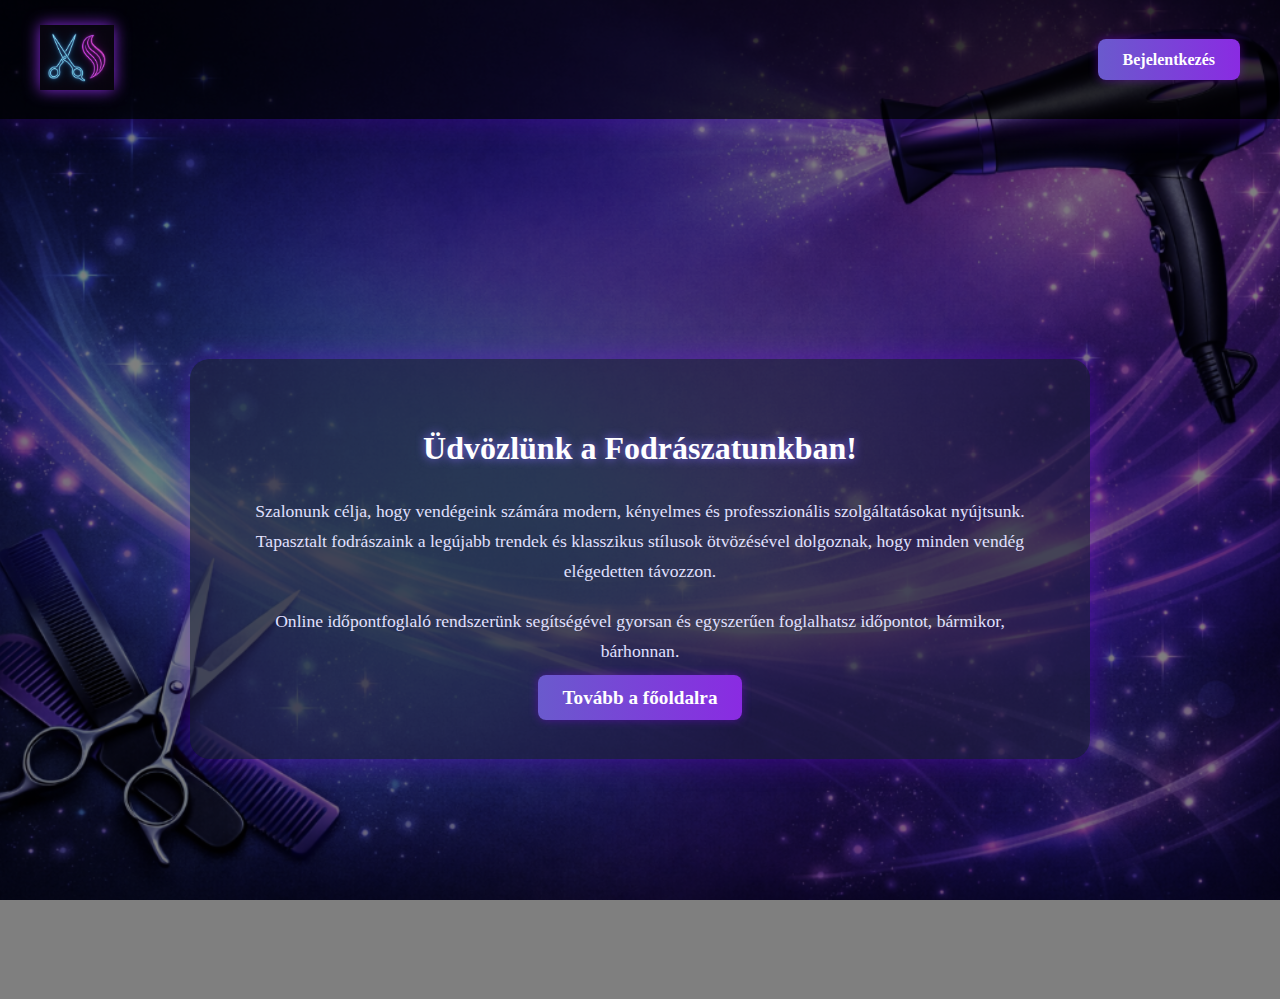
<file: index.html>
<!DOCTYPE html>
<html lang="hu">
<head>
    <meta charset="UTF-8">
    <meta name="viewport" content="width=device-width, initial-scale=1.0">
    <title>Üdvözlünk – Fodrászat</title>
    <link rel="stylesheet" href="indexwelcome.css">
    <link rel="icon" type="image/png" href="kepek/logo.png">
</head>
<body>

<header class="claheader">
    <nav class="navbar">
        <div class="logo">
            <img src="kepek/logo.png" alt="Fodrászat logója">
        </div>

        <div class="navbarlogin">
            <a href="" class="loginbutton">Bejelentkezés</a>
        </div>
    </nav>
</header>

<main class="welcome">

    <div class="welcome-box">
        <h1>Üdvözlünk a Fodrászatunkban!</h1>

        <p>
            Szalonunk célja, hogy vendégeink számára modern, kényelmes és
            professzionális szolgáltatásokat nyújtsunk.  
            Tapasztalt fodrászaink a legújabb trendek és klasszikus stílusok
            ötvözésével dolgoznak, hogy minden vendég elégedetten távozzon.
        </p>

        <p>
            Online időpontfoglaló rendszerünk segítségével gyorsan és egyszerűen
            foglalhatsz időpontot, bármikor, bárhonnan.
        </p>

        <a href="main.html" class="loginbutton big-button">Tovább a főoldalra</a>
    </div>

</main>

</body>
</html>
</file>
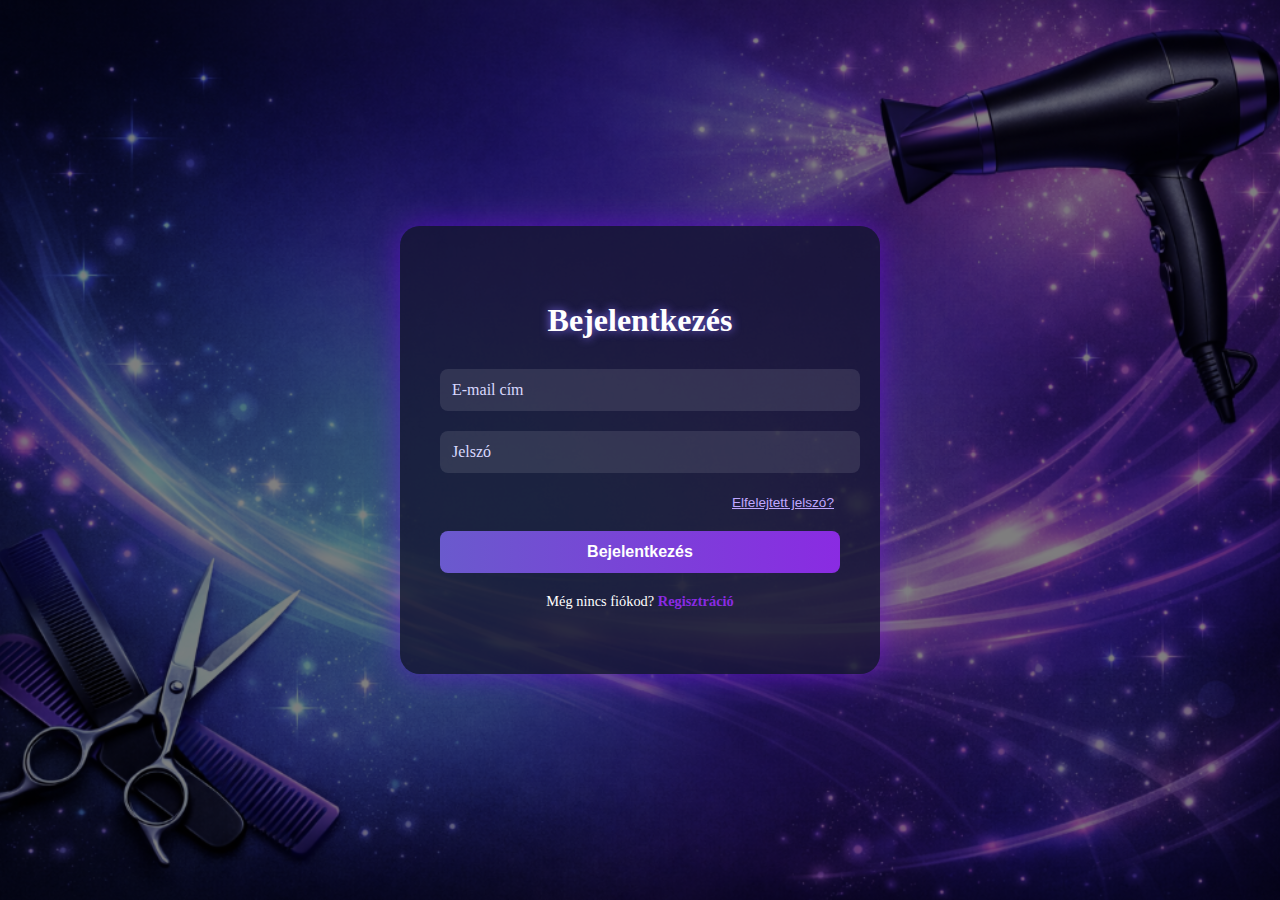
<file: login.html>
<!DOCTYPE html>
<html lang="hu">
<head>
<meta charset="UTF-8">
<meta name="viewport" content="width=device-width, initial-scale=1.0">
<title>Bejelentkezés</title>
<link rel="stylesheet" href="loginhtml.css">
<link rel="icon" type="image/png" href="kepek/logo.png">
</head>
<body>
<div class="log-container">
    <div id="loginbox" class="reg-log-box">  
    <h2>Bejelentkezés</h2>
    <form id="loginForm" class="log-form">
        <div class="input-group">
            <input type="email" id="email" required>
            <label for="email">E-mail cím</label>
        </div>

        <div class="input-group">
            <input type="password" id="password" required>
            <label for="password">Jelszó</label>
        </div>

        <div class="forgot-container">
            <button type="button" id="forgotBtn" class="forgot-password">Elfelejtett jelszó?</button>
        </div>

        <button type="submit" class="loginbutton">Bejelentkezés</button>
    </form>

    <div class="register-option">
         <p>Még nincs fiókod? <a href="#" id="showRegister">Regisztráció</a></p>
   </div>
    </div>
 <div id="registerbox" class="reg-log-box" style="display:none;">
        <h2>Regisztráció</h2>
        <form id="registerForm" class="log-form">
            <div class="input-group">
                <input type="text" id="username" required>
                <label for="username">Felhasználónév</label>
            </div>

            <div class="input-group">
                <input type="email" id="regEmail" required>
                <label for="regEmail">E-mail cím</label>
            </div>

            <div class="input-group">
                <input type="password" id="regPassword" required>
                <label for="regPassword">Jelszó</label>
            </div>

            <button type="submit" class="loginbutton">Regisztráció</button>
        </form>

        <p>Van már fiókod? <a href="#" id="showLogin">Bejelentkezés</a></p>
    </div>


</div>
<script src="loginform.js"></script>
</body>
</html>
</file>
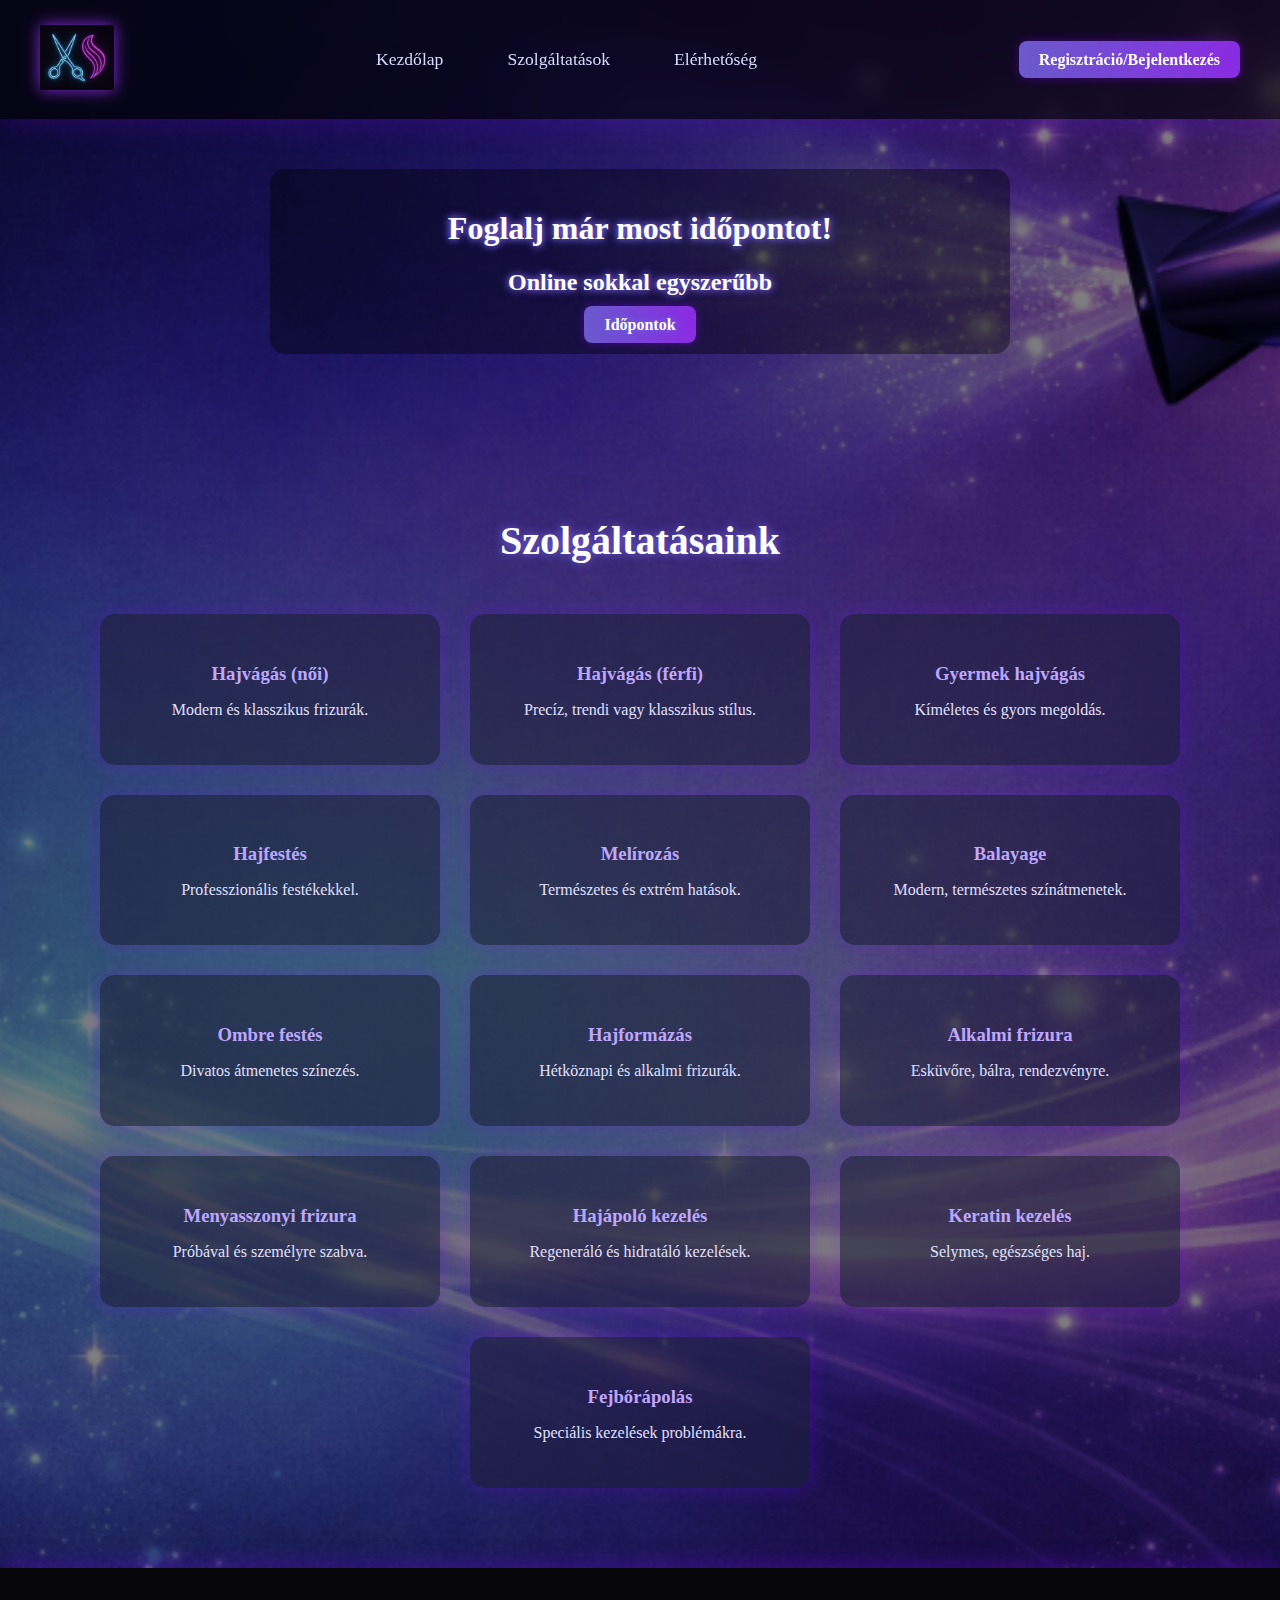
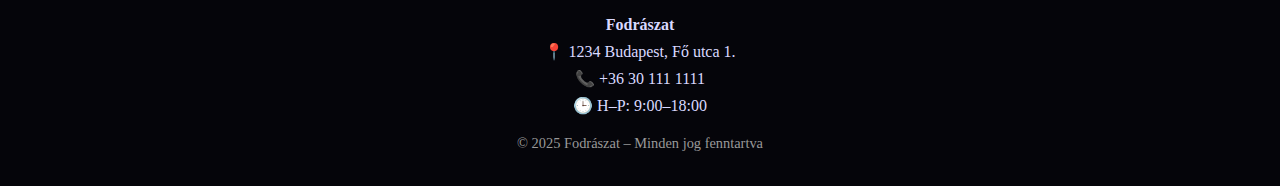
<file: main.html>
<!DOCTYPE html>
<html lang="hu">
<head>
    <meta charset="UTF-8">
    <meta name="viewport" content="width=device-width, initial-scale=1.0">
    <title>Fodrászat</title>
    <link rel="stylesheet" href="style.css">
    <link rel="icon" type="image/png" href="kepek/logo.png">
</head>
<body>
    <header class="claheader">
        <nav class="navbar">
            <div class="logo">
                <img src="kepek/logo.png" alt="Fodrászat logója">
            </div>

            <ul>
                <li><a href="index.html">Kezdőlap</a></li>
                <li><a href="">Szolgáltatások</a></li>
                <li><a href="">Elérhetőség</a></li>
            </ul>

            <div class="navbarlogin">
                <a href="login.html" class="loginbutton">Regisztráció/Bejelentkezés</a>
            </div>
        </nav>

    </header>
<main>
    
        <div class="clamaintext">
            <h1>Foglalj már most időpontot!</h1>
            <h2>Online sokkal egyszerűbb</h2>
            <a href="" class="loginbutton">Időpontok</a>
        </div>
<section class="mainservices">
    <h2>Szolgáltatásaink</h2>

    <div class="service-cards">

        <div class="card">
            <h3>Hajvágás (női)</h3>
            <p>Modern és klasszikus frizurák.</p>
        </div>

        <div class="card">
            <h3>Hajvágás (férfi)</h3>
            <p>Precíz, trendi vagy klasszikus stílus.</p>
        </div>

        <div class="card">
            <h3>Gyermek hajvágás</h3>
            <p>Kíméletes és gyors megoldás.</p>
        </div>

        <div class="card">
            <h3>Hajfestés</h3>
            <p>Professzionális festékekkel.</p>
        </div>

        <div class="card">
            <h3>Melírozás</h3>
            <p>Természetes és extrém hatások.</p>
        </div>

        <div class="card">
            <h3>Balayage</h3>
            <p>Modern, természetes színátmenetek.</p>
        </div>

        <div class="card">
            <h3>Ombre festés</h3>
            <p>Divatos átmenetes színezés.</p>
        </div>

        <div class="card">
            <h3>Hajformázás</h3>
            <p>Hétköznapi és alkalmi frizurák.</p>
        </div>

        <div class="card">
            <h3>Alkalmi frizura</h3>
            <p>Esküvőre, bálra, rendezvényre.</p>
        </div>

        <div class="card">
            <h3>Menyasszonyi frizura</h3>
            <p>Próbával és személyre szabva.</p>
        </div>

        <div class="card">
            <h3>Hajápoló kezelés</h3>
            <p>Regeneráló és hidratáló kezelések.</p>
        </div>

        <div class="card">
            <h3>Keratin kezelés</h3>
            <p>Selymes, egészséges haj.</p>
        </div>

        <div class="card">
            <h3>Fejbőrápolás</h3>
            <p>Speciális kezelések problémákra.</p>
        </div>

    </div>
</section>

</main>

<footer class="site-footer">
    <div class="footer-content">
        <p><strong>Fodrászat</strong></p>
        <p>📍 1234 Budapest, Fő utca 1.</p>
        <p>📞 +36 30 111 1111</p>
        <p>🕒 H–P: 9:00–18:00</p>
    </div>

    <div class="footer-bottom">
        <p>© 2025 Fodrászat – Minden jog fenntartva</p>
    </div>
</footer>
    
</body>
</html>
</file>
<file: indexwelcome.css>
body {
    margin: 0;
    font-family: 'Times New Roman', Times, serif;
    background-image: url("kepek/hatter.png");
    background-size: cover;
    background-position: center;
    background-repeat: no-repeat;
    background-attachment: fixed;
     background-color: rgba(0, 0, 0, 0.5);
    background-blend-mode: darken;
    color: white;
}

.claheader {
    background-color: rgba(0, 0, 0, 0.6);
    padding: 10px 0;
    box-shadow: 0 0 30px rgba(120, 0, 255, 0.3);
}

.navbar {
    display: flex;
    justify-content: space-between;
    align-items: center;
    padding: 15px 40px;
}

.logo img {
    height: 65px;
    filter: drop-shadow(0 0 8px #8a2be2);
}

.loginbutton {
    padding: 12px 25px;
    background: linear-gradient(90deg, #6a5acd, #8a2be2);
    border-radius: 8px;
    text-decoration: none;
    color: white;
    font-weight: bold;
    box-shadow: 0 0 10px rgba(140, 0, 255, 0.4);
    transition: 0.3s;
}

.loginbutton:hover {
    box-shadow: 0 0 25px rgba(140, 0, 255, 0.8);
}

.welcome {
    min-height: calc(100vh - 100px);
    display: flex;
    justify-content: center;
    align-items: center;
    padding: 40px;
}

.welcome-box {
    background: rgba(30, 30, 60, 0.6);
    border-radius: 20px;
    padding: 50px;
    max-width: 800px;
    text-align: center;
    box-shadow: 0 0 30px rgba(120, 0, 255, 0.4);
}

.welcome-box h1 {
    margin-bottom: 30px;
    text-shadow: 0 0 10px #7b68ee;
}

.welcome-box p {
    font-size: 1.1rem;
    line-height: 1.7;
    margin-bottom: 20px;
    color: #e0e0ff;
}

.big-button {
    margin-top: 30px;
    font-size: 1.2rem;
}
</file>
<file: loginhtml.css>
body {
    margin: 0;
    font-family: 'Times New Roman', Times, serif;
     background-image: url("kepek/hatter.png");
    background-size: cover;
    background-position: center;
    background-repeat: no-repeat;
     background-color: rgba(0, 0, 0, 0.5);
    background-blend-mode: darken;
    display: flex;
    justify-content: center;
    align-items: center;
    min-height: 100vh;
    color: white;
}

.log-container {
    background: rgba(20, 20, 50, 0.8);
    padding: 50px 40px;
    border-radius: 20px;
    box-shadow: 0 0 30px rgba(120, 0, 255, 0.5);
    max-width: 400px;
    width: 90%;
    text-align: center;
}

.log-container h2 {
    margin-bottom: 30px;
    font-size: 2rem;
    text-shadow: 0 0 10px #7b68ee;
}

.log-form {
    display: flex;
    flex-direction: column;
    gap: 20px;
}

.input-group {
    position: relative;
}

.input-group input {
    width: 100%;
    padding: 12px 10px;
    border-radius: 8px;
    border: none;
    outline: none;
    background: rgba(255, 255, 255, 0.1);
    color: #fff;
    font-size: 1rem;
}

.input-group label {
    position: absolute;
    left: 12px;
    top: 12px;
    color: #d9d9ff;
    pointer-events: none;
}

.input-group.active label,
.input-group input:focus + label {
    top: -10px;
    left: 10px;
    font-size: 0.8rem;
    color: #8a2be2;
    background: rgba(20,20,50,0.8);
    padding: 0 5px;
    border-radius: 5px;
}

.loginbutton {
    padding: 12px 25px;
    background: linear-gradient(90deg, #6a5acd, #8a2be2);
    border-radius: 8px;
    text-decoration: none;
    color: white;
    font-weight: bold;
    border: none;
    font-size: 1rem;
    transition: 0.3s;
}

.loginbutton:hover {
    box-shadow: 0 0 25px rgba(140, 0, 255, 0.8);
}

.forgot-container {
    text-align: right;
}

.forgot-password {
    background: none;
    border: none;
    color: #bfa7ff;
    font-size: 0.85rem;
    text-decoration: underline;
    transition: 0.2s;
}

.forgot-password:hover {
    color: #fff;
}

.register-option {
    margin-top: 20px;
    font-size: 0.9rem;
}

.register-option a {
    color: #8a2be2;
    text-decoration: none;
    font-weight: bold;
}

.register-option a:hover {
    text-decoration: underline;
}
</file>
<file: style.css>
body {
    margin: 0;
    font-family: 'Times New Roman', Times, serif;
    background-image: url("kepek/hatter.png");
    background-size: cover;
    background-position: center;
    background-repeat: no-repeat;
     background-color: rgba(0, 0, 0, 0.5);
    background-blend-mode: darken;
    color: white;
}



.claheader {
    background-color: rgba(0, 0, 0, 0.6);
    padding: 10px 0;
    backdrop-filter: blur(10px);
    box-shadow: 0px 0px 30px rgba(120, 0, 255, 0.3);
    position: sticky;
    top: 0;
    z-index: 100;
}

.clamaintext {
    max-width: 700px; 
    margin: 50px auto;
    padding: 20px;
    text-align: center;
    color: #fff;
    text-shadow: 0 0 6px #6a5acd, 0 0 10px #7b68ee;
    background-color: rgba(0,0,0,0.4);
    border-radius: 15px;
}

.navbar {
    display: flex;
    justify-content: space-between;
    align-items: center;
    padding: 15px 40px;
}

.logo img {
    height: 65px;
    filter: drop-shadow(0 0 8px #8a2be2);
}


.navbar ul {
    list-style: none;
    display: flex;
    gap: 40px;
    margin: 0;
    padding: 0;
}

.navbar ul li a {
    text-decoration: none;
    color: #d9d9ff;
    font-size: 1.1rem;
    font-weight: 500;
    transition: 0.25s;
    padding: 6px 12px;
    border-radius: 6px;
}


.navbar ul li a:hover {
    color: #fff;
    text-shadow: 0 0 8px #6a5acd, 0 0 12px #7b68ee;
    background: rgba(110, 0, 255, 0.15);
    box-shadow: 0 0 15px rgba(120, 0, 255, 0.4);
}


.loginbutton {
    padding: 10px 20px;
    background: linear-gradient(90deg, #6a5acd, #8a2be2);
    border-radius: 8px;
    text-decoration: none;
    color: white;
    font-weight: bold;
    box-shadow: 0 0 10px rgba(140, 0, 255, 0.4);
    transition: 0.3s;
}


.loginbutton:hover {
    box-shadow: 0 0 20px rgba(140, 0, 255, 0.8),
                0 0 30px rgba(90, 50, 255, 0.6);
}

.mainservices {
    padding: 80px 40px;
    text-align: center;
}

.mainservices h2 {
    font-size: 2.5rem;
    margin-bottom: 50px;
    text-shadow: 0 0 10px #7b68ee;
}

.service-cards {
    display: flex;
    justify-content: center;
    gap: 30px;
    flex-wrap: wrap;
}

.card {
    background: rgba(30, 30, 60, 0.6);
    border-radius: 15px;
    padding: 30px;
    width: 280px;
    box-shadow: 0 0 20px rgba(120, 0, 255, 0.3);
    transition: 0.3s;
}

.card:hover {
    transform: translateY(-8px);
    box-shadow: 0 0 30px rgba(140, 0, 255, 0.6);
}

.card h3 {
    margin-bottom: 15px;
    color: #bfa7ff;
}

.card p {
    color: #e0e0ff;
}

.site-footer {
    background: #05050a;
    padding: 40px 20px 20px;
    text-align: center;
    box-shadow: 0 -5px 20px rgba(120, 0, 255, 0.3);
    width: 100%; 
    box-sizing: border-box;
}

.footer-content p {
    margin: 8px 0;
    color: #d9d9ff;
}

.footer-bottom {
    margin-top: 20px;
    font-size: 0.9rem;
    color: #999;
}
</file>
